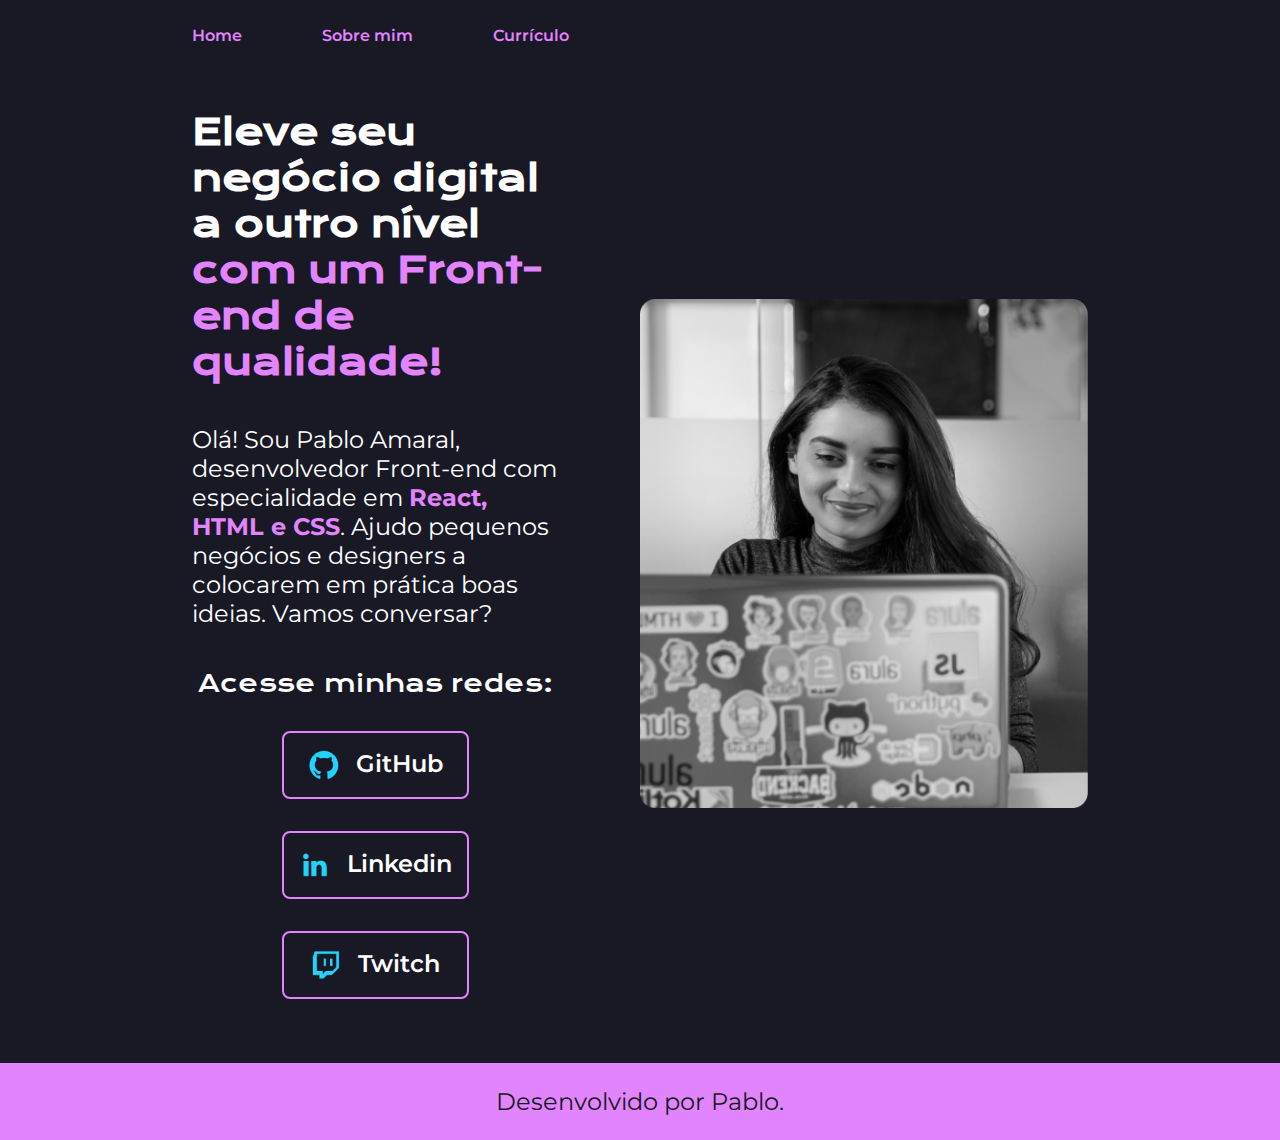
<file: HTML/index.html>
<!DOCTYPE html>
<html lang="pt-br">
<head>
    <meta charset="UTF-8">
    <meta name="viewport" content="width=device-width, initial-scale=1.0">
    <title>Portifolio</title>
    <link rel="stylesheet" href="./styles/styles.css">
</head>
<body>
    <header class="cabecalho">
        <nav class="cabecalho__menu">
            <a class="cabecalho__menu__link" href="index.html">Home</a>
            <a class="cabecalho__menu__link" href="about.html">Sobre mim</a>
            <a class="cabecalho__menu__link" href="curriculo.html">Currículo</a>
        </nav>
    </header>
    <main class="apresentacao">
        <section class="apresentacao__conteudo">
            <h1 class="apresentacao__conteudo__titulo">Eleve seu negócio digital a outro nível <strong class="titulo-destaque">com um Front-end de qualidade!</strong></h1>
            <p class="apresentacao__conteudo__texto">Olá! Sou Pablo Amaral, desenvolvedor Front-end com especialidade em <strong class="texto-destaque">React, HTML e CSS</strong>. Ajudo pequenos negócios e designers a colocarem em prática boas ideias. Vamos conversar?</p>
        <div class="apresentacao__links">
            <h2 class="apresentacao__links__subtitulo"> Acesse minhas redes:</h2>
            <a class="apresentacao__links__navegacao" href="https://www.github.com">
                <img src="./assets/Logo Github.png" alt="Logo Github">GitHub
            </a>
            <a class="apresentacao__links__navegacao" href="https://www.linkedin.com">
                <img src="./assets/Logo linkedin.png" alt="Logo linkedin">Linkedin
            </a>
            <a class="apresentacao__links__navegacao" href="http://www.twitch.tv">
                <img src="./assets/Logo Twitch.png" alt="Logo Twitch">Twitch
            </a>
        </div>
        </section>
        <img class="apresentacao__imagem" src="./assets/imagem.png" alt="Foto da Joana Santos  programando">
    </main>
    <footer class="rodape">
        <p>Desenvolvido por Pablo.</p>
    </footer>
    
</body>
</html>
</file>
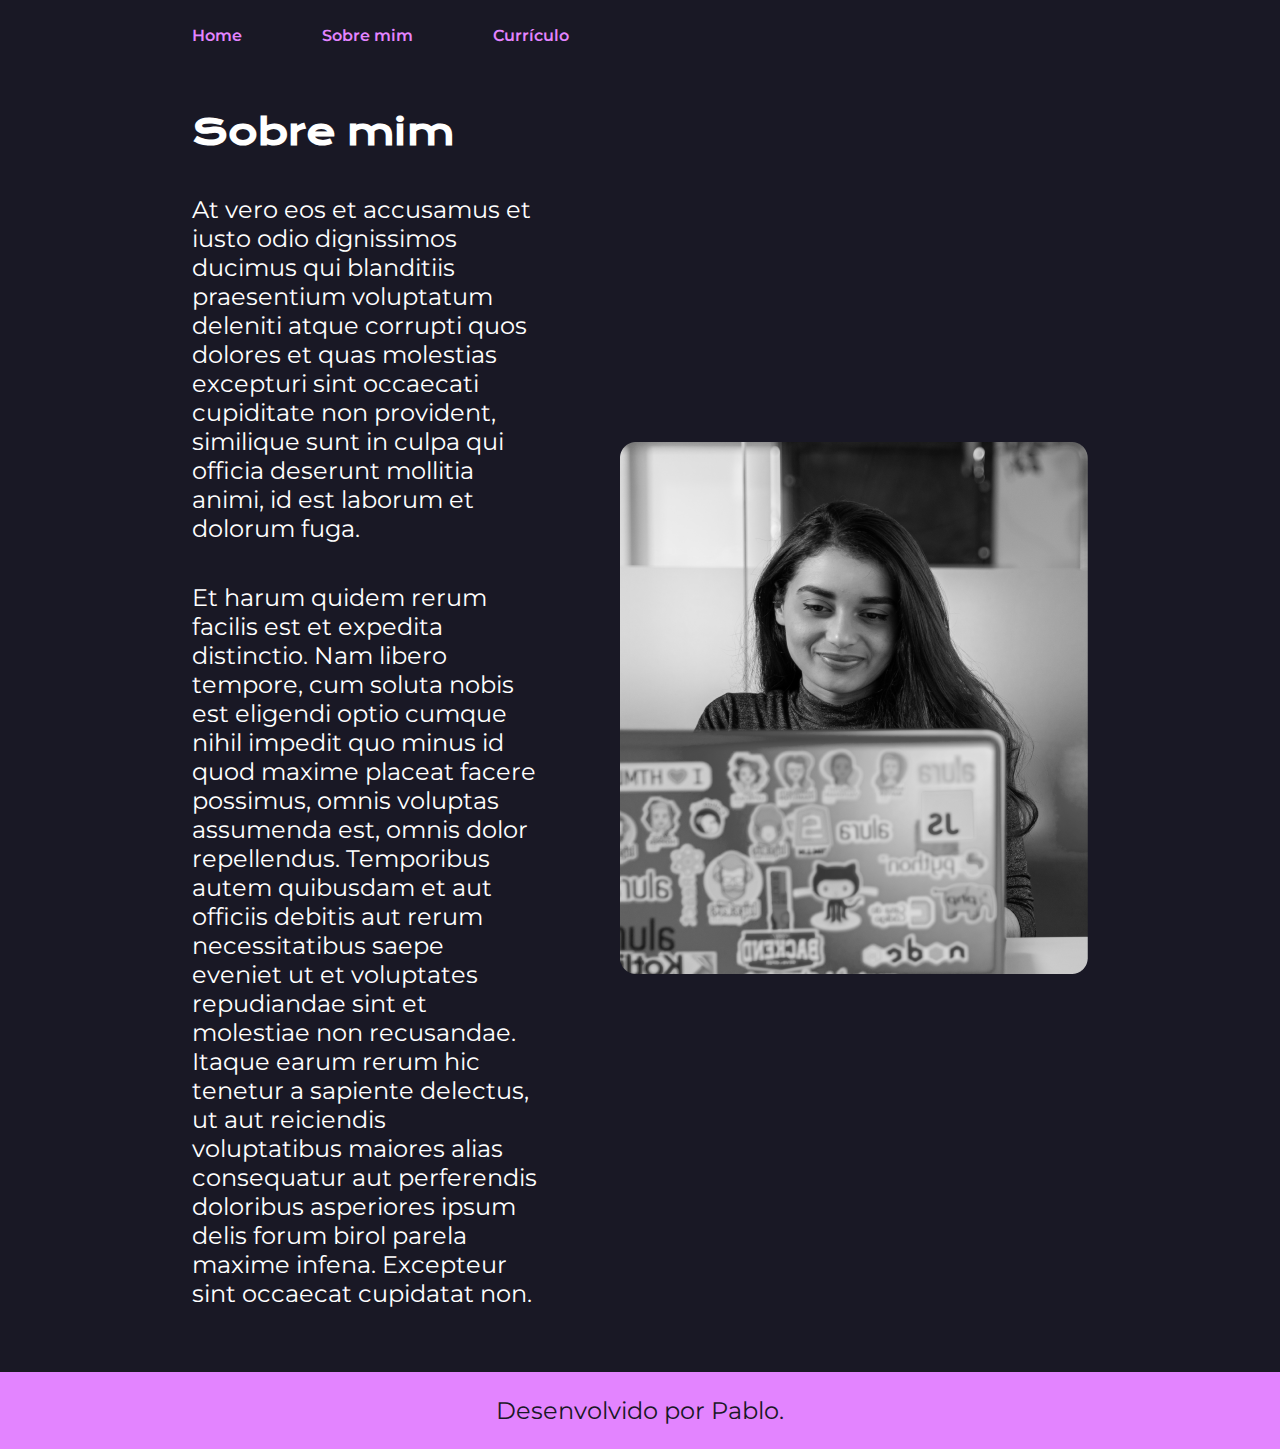
<file: HTML/about.html>
<!DOCTYPE html>
<html lang="pt-br">
<head>
    <meta charset="UTF-8">
    <meta name="viewport" content="width=device-width, initial-scale=1.0">
    <title>Sobre mim</title>
</head>
<body>
    <header class="cabecalho">
        <nav class="cabecalho__menu">
            <a class="cabecalho__menu__link" href="index.html">Home</a>
            <a class="cabecalho__menu__link" href="about.html">Sobre mim</a>
            <a class="cabecalho__menu__link" href="curriculo.html">Currículo</a>
            <link rel="stylesheet" href="./styles/styles.css">
        </nav>
    </header>
    <main class="apresentacao">
        <section class="apresentacao__conteudo">
            <h1 class="apresentacao__conteudo__titulo">Sobre mim</h1>
            <p class="apresentacao__conteudo__texto">At vero eos et accusamus et iusto odio dignissimos ducimus qui blanditiis praesentium voluptatum deleniti atque corrupti quos dolores et quas molestias excepturi sint occaecati cupiditate non provident, similique sunt in culpa qui officia deserunt mollitia animi, id est laborum et dolorum fuga.</p>
            <p class="apresentacao__conteudo__texto">Et harum quidem rerum facilis est et expedita distinctio. Nam libero tempore, cum soluta nobis est eligendi optio cumque nihil impedit quo minus id quod maxime placeat facere possimus, omnis voluptas assumenda est, omnis dolor repellendus. Temporibus autem quibusdam et aut officiis debitis aut rerum necessitatibus saepe eveniet ut et voluptates repudiandae sint et molestiae non recusandae. Itaque earum rerum hic tenetur a sapiente delectus, ut aut reiciendis voluptatibus maiores alias consequatur aut perferendis doloribus asperiores ipsum delis forum birol parela maxime infena. Excepteur sint occaecat cupidatat non.</p>
        </section>
        <img src="./assets/imagem.png" alt="Foto da Joana Santos  programando">
    </main>
        <footer class="rodape">
        <p>Desenvolvido por Pablo.</p>
        </footer>
    
</body>
</html>
</file>
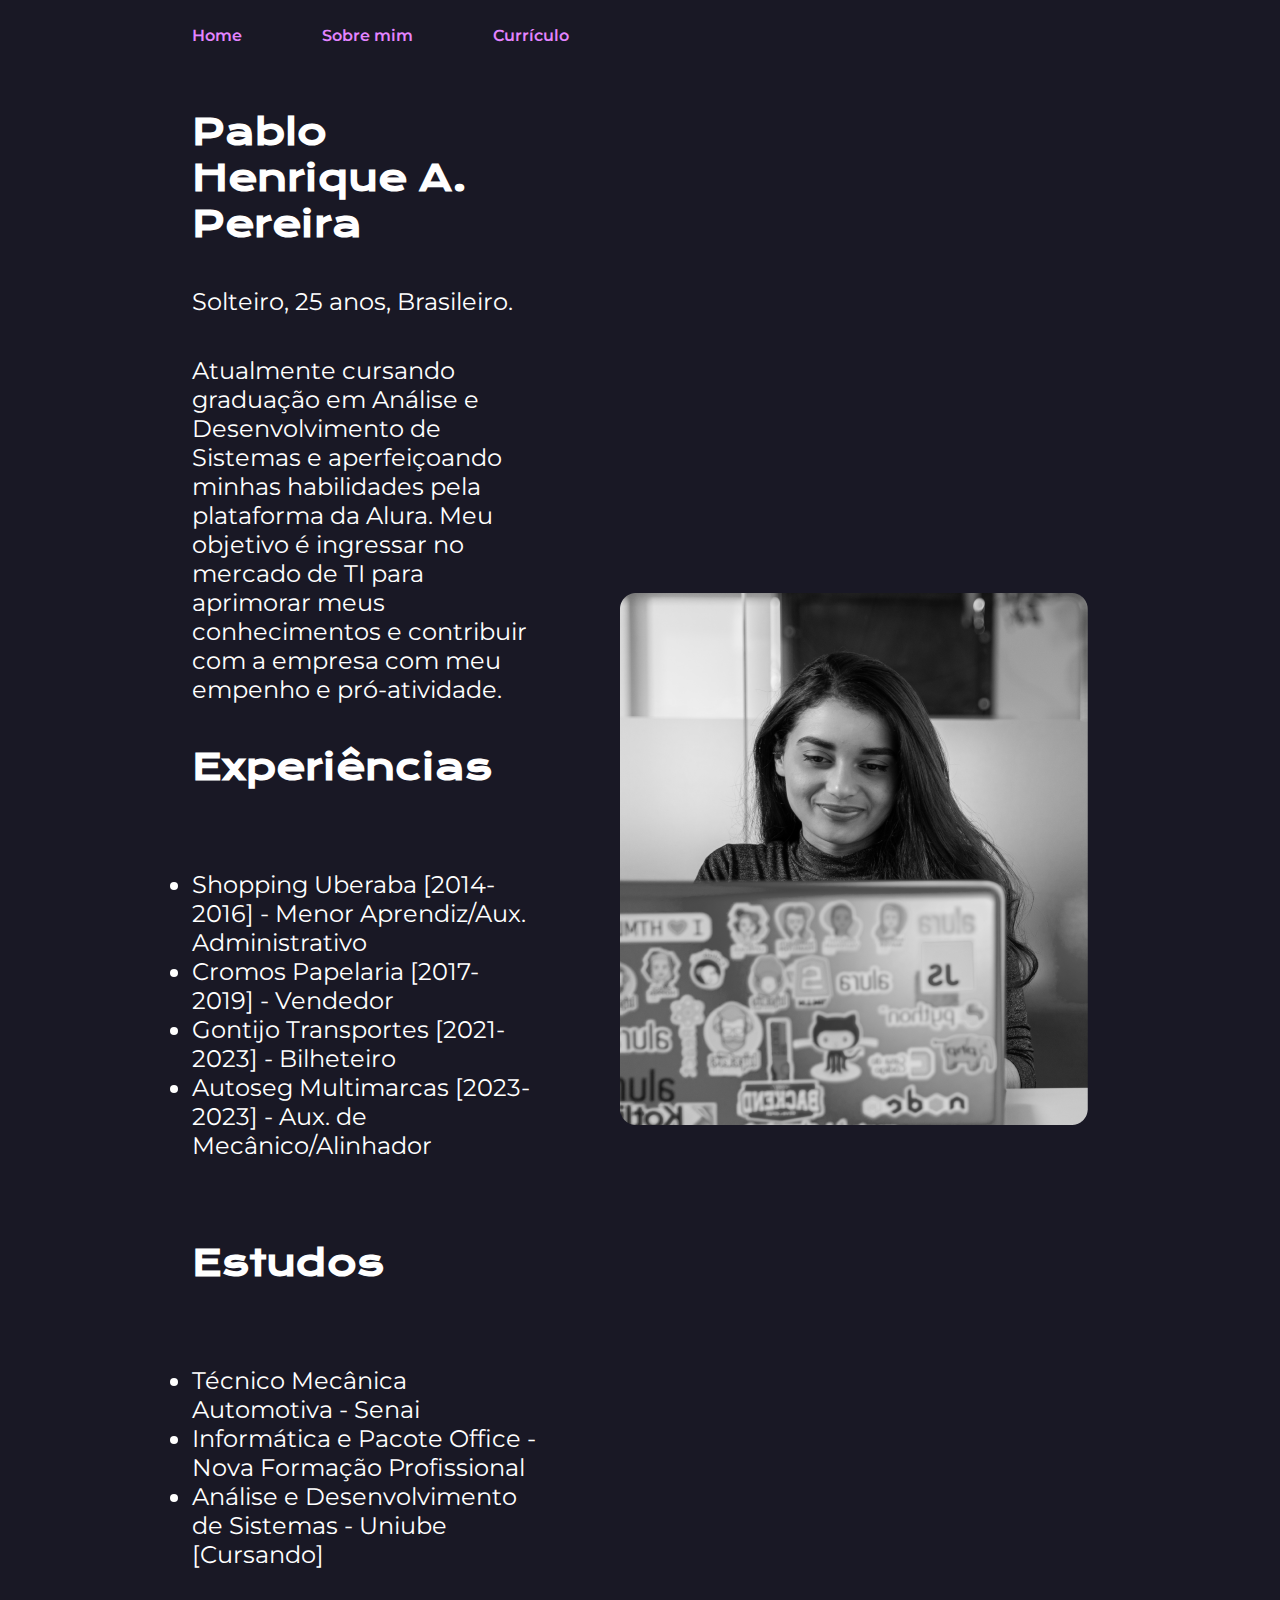
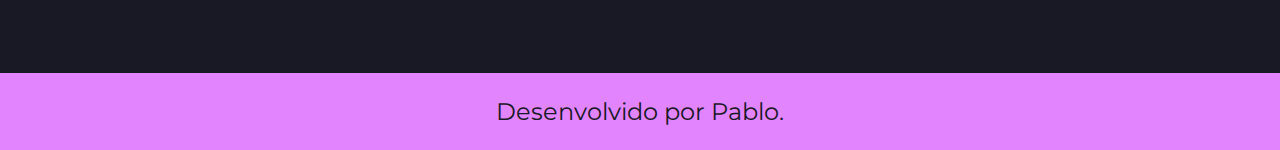
<file: HTML/curriculo.html>
<!DOCTYPE html>
<html lang="pt-br">
<head>
    <meta charset="UTF-8">
    <meta name="viewport" content="width=device-width, initial-scale=1.0">
    <title>Meu currículo</title>
    <link rel="stylesheet" href="./styles/styles.css">
</head>
<body>
    <header class="cabecalho">
        <nav class="cabecalho__menu">
            <a class="cabecalho__menu__link" href="index.html">Home</a>
            <a class="cabecalho__menu__link" href="about.html">Sobre mim</a>
            <a class="cabecalho__menu__link" href="curriculo.html">Currículo</a>
        </nav>
    </header>    
    <main class="apresentacao">
        <section class="apresentacao__conteudo">
            <h1 class="apresentacao__conteudo__titulo">Pablo Henrique A. Pereira</h1>
            <p class="apresentacao__conteudo__texto">Solteiro, 25 anos, Brasileiro.</p>
            <p class="apresentacao__conteudo__texto">Atualmente cursando graduação em Análise e Desenvolvimento de Sistemas e aperfeiçoando minhas habilidades pela plataforma da Alura.
                Meu objetivo é ingressar no mercado de TI para aprimorar meus conhecimentos e contribuir com a empresa com meu empenho e pró-atividade.
            </p> 
            <h2 class="apresentacao__conteudo__titulo">Experiências</h2>
            <p class="apresentacao__conteudo__texto">
            <ul class="apresentacao__conteudo__texto">
                <li>Shopping Uberaba [2014-2016] - Menor Aprendiz/Aux. Administrativo</li>
                <li>Cromos Papelaria [2017-2019] - Vendedor</li>
                <li>Gontijo Transportes [2021-2023] - Bilheteiro</li>
                <li>Autoseg Multimarcas [2023-2023] - Aux. de Mecânico/Alinhador</li>
            </ul>
            </p>
            <h2 class="apresentacao__conteudo__titulo">Estudos</h2>
            <p class="apresentacao__conteudo__texto">
            <ul class="apresentacao__conteudo__texto">
                <li>Técnico Mecânica Automotiva - Senai</li>
                <li>Informática e Pacote Office - Nova Formação Profissional</li>
                <li>Análise e Desenvolvimento de Sistemas - Uniube [Cursando]</li>
            </ul>
            </p>
        </section>
        <img src="./assets/imagem.png" alt="Foto da Joana Santos  programando">
    </main>
    <footer class="rodape">
        <p>Desenvolvido por Pablo.</p>
    </footer>
</body>
</html>
</file>
<file: HTML/styles/styles.css>
@import url('https://fonts.googleapis.com/css2?family=Krona+One&family=Lato:wght@300&family=Montserrat:wght@100;400;600&display=swap');

:root{
    --cor-primaria: #191825;
    --cor-secundaria: white;
    --cor-terciaria: #E384FF;
    --cor-hover: #865DFF;

    --fonte-principal: 'Krona One', sans-serif;
    --fonte-secundaria: 'Montserrat', sans-serif; 
}

*{
    margin: 0;
    padding: 0;
}

body {
    box-sizing: border-box;
    background-color: var(--cor-primaria);
    color: var(--cor-secundaria);
}

.cabecalho{
    padding: 2% 0% 0% 15%;
}

.cabecalho__menu{
    display: flex;
    gap: 80px;

}

.cabecalho__menu__link{
    font-family: var(--fonte-secundaria);
    font-size: 1,5rem;
    font-weight: 600;
    color: var(--cor-terciaria);
    text-decoration: none;
}


.apresentacao{
    padding: 5% 15%;
    display: flex;
    align-items: center;
    justify-content: space-between;
    gap: 82px;
}

.apresentacao__conteudo {
    width: 50%;
    display: flex;
    flex-direction: column;
    gap: 40px;
}

.apresentacao__conteudo__titulo {
    font-size: 2.25rem;
    font-family: var(--fonte-principal);
}

.titulo-destaque{
    color: var(--cor-terciaria)
}

.texto-destaque{
    color: var(--cor-terciaria)
}

.apresentacao__conteudo__texto {
    font-size: 1.5rem;
    font-family: var(--fonte-secundaria);
}

.apresentacao__links {
    display: flex;
    flex-direction: column;
    justify-content: space-between;
    align-items: center;
    gap: 32px;
}

.apresentacao__links__subtitulo {
    font-family: var(--fonte-principal);
    font-weight: 400;
    font-size: 1.5rem;
}

.apresentacao__links__navegacao {
    display: flex;
    justify-content: center;
    gap: 16px;
    border: 2px solid var(--cor-terciaria);
    width: 50%;
    text-align: center;
    border-radius: 8px;
    font-size: 1.5rem;
    padding: 16px 0;
    text-decoration: none;
    color: white;
    font-family: var(--fonte-secundaria);
    font-weight: 600;    
}

.apresentacao__links__link:hover{
    background-color: var(--cor-hover);
    padding: 3%;
}

.apresentacao__imagem{
    width: 50%;
}

.rodape{
    padding: 24px;
    background-color: var(--cor-terciaria);
    color: var(--cor-primaria);
    text-align: center;
    font-family: var(--fonte-secundaria);
    font-size: 1.5rem;
    font-weight: 400;
}

@media (max-width: 1200px) {
    .apresentacao{
        flex-direction: column-reverse;
        padding: 5%;
    }

    .cabecalho{
        padding:6%;
    }

    .cabecalho__menu{
        justify-content: center;
    }

    .apresentacao__conteudo{
        width: auto;
    }
}
</file>
